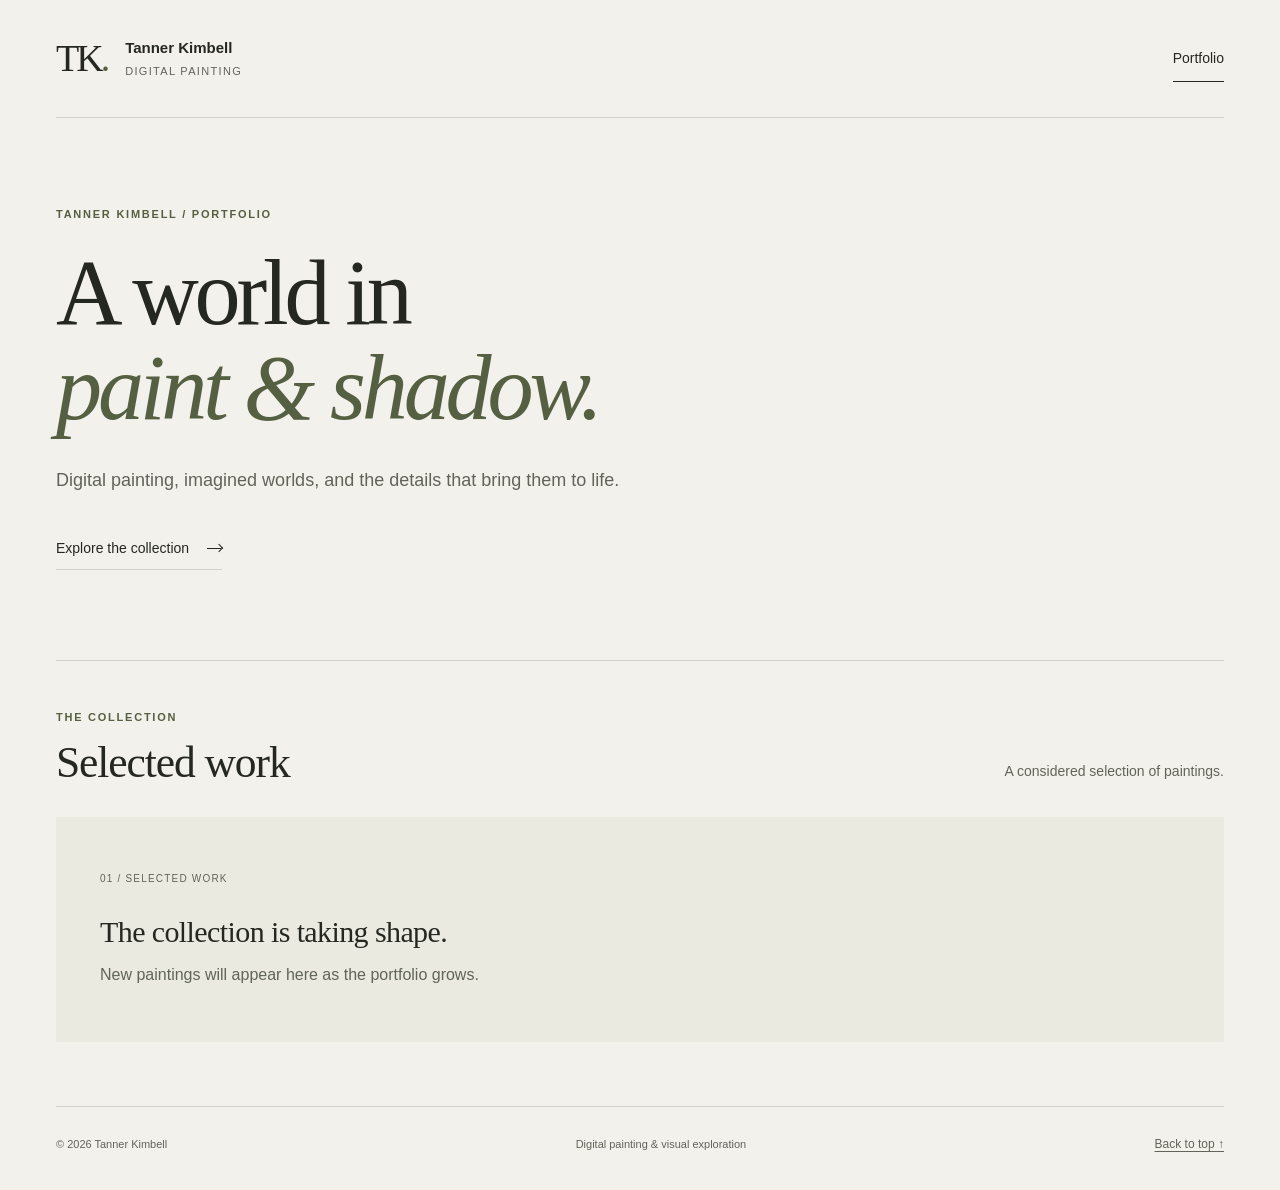
<file: docs/index.html>
<!doctype html>
<html lang="en">
<head>
  <meta charset="utf-8">
  <meta name="viewport" content="width=device-width, initial-scale=1">
  <meta name="description" content="Digital paintings by Tanner Kimbell. Explore selected digital artwork.">
  <meta name="color-scheme" content="light">
  <title>Portfolio — Tanner Kimbell</title>
  <link rel="stylesheet" href="./assets/site.css">
  <script src="./assets/portfolio.js" defer></script>
</head>
<body data-root="./">
  <a class="skip-link" href="#main">Skip to content</a>
  <header class="site-header wrap">
    <a class="identity" href="./" aria-label="Tanner Kimbell home"><span class="monogram" aria-hidden="true">TK<span>.</span></span><span>Tanner Kimbell<span class="identity-sub">Digital painting</span></span></a>
    <nav aria-label="Primary"><a href="./" aria-current="page">Portfolio</a></nav>
  </header>
  <main id="main" class="wrap" tabindex="-1">
    <section class="hero" aria-labelledby="page-title">
      <p class="eyebrow">Tanner Kimbell / Portfolio</p>
      <h1 id="page-title">A world in<br><em>paint &amp; shadow.</em></h1>
      <p class="intro">Digital painting, imagined worlds, and the details that bring them to life.</p>
      <a class="text-link" href="#selected-work">Explore the collection <span aria-hidden="true">↘</span></a>
    </section>
    <section class="collection section" id="selected-work" aria-labelledby="collection-title">
      <div class="section-heading"><div><p class="eyebrow">The collection</p><h2 id="collection-title">Selected work</h2></div><p class="quiet">A considered selection of paintings.</p></div>
      <div id="filters" class="filters" role="group" aria-label="Filter artwork by category" hidden></div>
      <p id="gallery-status" class="sr-only" role="status" aria-live="polite"></p>
      <div id="gallery" class="gallery"></div>
      <div id="empty-gallery" class="empty-state"><span class="small-index" aria-hidden="true">01 / Selected work</span><h3>The collection is taking shape.</h3><p>New paintings will appear here as the portfolio grows.</p></div>
      <p id="gallery-error" class="notice" hidden>The collection could not be loaded. Please refresh to try again.</p>
      <noscript><p class="notice">JavaScript is needed to load artwork and category filters.</p></noscript>
    </section>
  </main>
  <footer class="site-footer wrap"><span>© 2026 Tanner Kimbell</span><span>Digital painting &amp; visual exploration</span><a href="#main">Back to top <span aria-hidden="true">↑</span></a></footer>
</body>
</html>
</file>
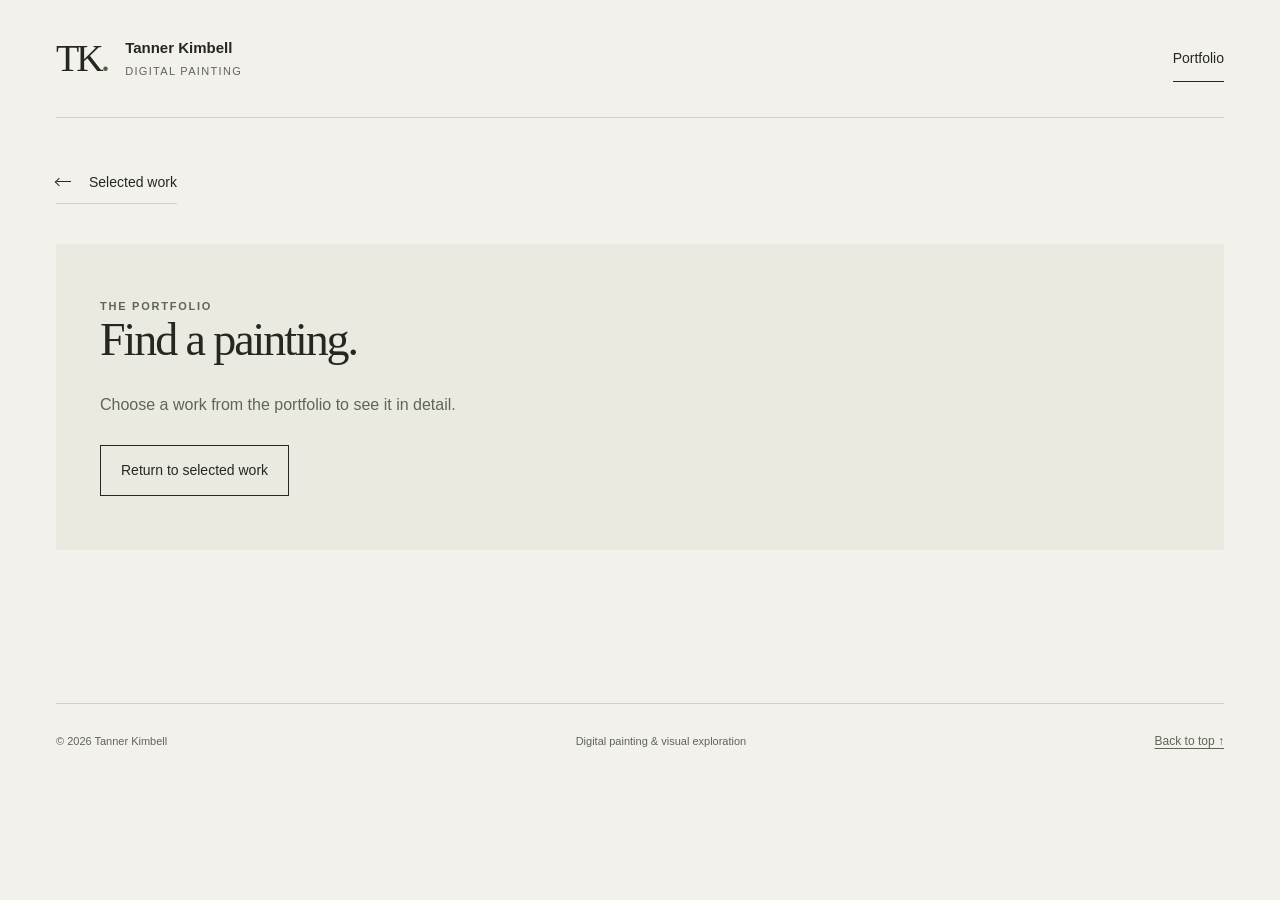
<file: docs/artwork/index.html>
<!doctype html>
<html lang="en">
<head>
  <meta charset="utf-8">
  <meta name="viewport" content="width=device-width, initial-scale=1">
  <meta name="description" content="An individual painting from Tanner Kimbell’s curated portfolio.">
  <meta name="color-scheme" content="light">
  <title>Artwork — Tanner Kimbell</title>
  <link rel="stylesheet" href="../assets/site.css">
  <script src="../assets/portfolio.js" defer></script>
</head>
<body data-root="../">
  <a class="skip-link" href="#main">Skip to content</a>
  <header class="site-header wrap">
    <a class="identity" href="../" aria-label="Tanner Kimbell home"><span class="monogram" aria-hidden="true">TK<span>.</span></span><span>Tanner Kimbell<span class="identity-sub">Digital painting</span></span></a>
    <nav aria-label="Primary"><a href="../" aria-current="page">Portfolio</a></nav>
  </header>
  <main id="main" class="wrap" tabindex="-1">
    <section class="detail section">
      <a class="text-link" href="../#selected-work"><span class="back-arrow" aria-hidden="true">←</span> Selected work</a>
      <div id="artwork-detail" class="artwork-detail" hidden><p id="artwork-category" class="eyebrow"></p><h1 id="artwork-title"></h1><figure><img id="artwork-image" alt=""><figcaption id="artwork-caption"></figcaption></figure><p id="artwork-description" class="intro"></p></div>
      <div id="artwork-missing" class="empty-state"><p class="eyebrow">The portfolio</p><h1>Find a painting.</h1><p>Choose a work from the portfolio to see it in detail.</p><a class="button" href="../#selected-work">Return to selected work</a></div>
      <p id="artwork-error" class="notice" hidden>The painting could not be loaded. Please refresh to try again.</p>
      <noscript><p class="notice">JavaScript is needed to load this artwork view. <a href="../">Return to the portfolio.</a></p></noscript>
    </section>
  </main>
  <footer class="site-footer wrap"><span>© 2026 Tanner Kimbell</span><span>Digital painting &amp; visual exploration</span><a href="#main">Back to top <span aria-hidden="true">↑</span></a></footer>
</body>
</html>
</file>
<file: docs/assets/site.css>
:root{--paper:#f3f1eb;--ink:#242820;--muted:#606459;--line:#d1d3c8;--accent:#555f41;--panel:#eaeae1;--white:#fffefa;font-family:Arial,Helvetica,sans-serif;color:var(--ink);background:var(--paper);font-size:16px;line-height:1.6;scroll-behavior:smooth}
*{box-sizing:border-box}body{margin:0}a{color:inherit;text-underline-offset:.22em}button{font:inherit}img{max-width:100%;height:auto;display:block}button,a{-webkit-tap-highlight-color:transparent}a:focus-visible,button:focus-visible{outline:3px solid var(--accent);outline-offset:6px}button{cursor:pointer}[hidden]{display:none!important}::selection{background:#d5dcc8;color:var(--ink)}.wrap{width:min(1240px,calc(100% - 112px));margin-inline:auto}.skip-link{position:fixed;top:12px;left:12px;transform:translateY(-200%);z-index:9;background:var(--ink);color:var(--white);padding:12px 20px}.skip-link:focus{transform:none}.site-header{display:flex;align-items:center;justify-content:space-between;gap:24px;min-height:118px;border-bottom:1px solid var(--line)}.identity{display:flex;align-items:center;gap:18px;text-decoration:none;font-weight:600;font-size:15px;line-height:1.35}.monogram{font-family:Georgia,'Times New Roman',serif;font-size:38px;letter-spacing:-3px;font-weight:400}.monogram span{color:var(--accent)}.identity-sub{display:block;font-size:11px;font-weight:400;letter-spacing:.12em;text-transform:uppercase;margin-top:5px;color:var(--muted)}nav{display:flex;align-items:center;gap:32px}nav a{text-decoration:none;font-size:14px;padding:12px 0;border-bottom:1px solid transparent}nav a[aria-current=page]{border-color:var(--ink)}nav a:hover{color:var(--accent);border-color:var(--accent)}.hero{padding:88px 0 90px;max-width:1000px}.eyebrow{font-size:11px;letter-spacing:.16em;text-transform:uppercase;font-weight:600;margin:0 0 22px;color:var(--accent)}h1,h2,h3,p{margin-top:0}h1,h2,h3{font-family:Georgia,'Times New Roman',serif;font-weight:400}h1{font-size:clamp(54px,7.2vw,100px);line-height:1.04;letter-spacing:-.045em;margin-bottom:28px}h1 em{font-weight:400;color:var(--accent)}.intro{font-size:18px;line-height:1.75;max-width:570px;color:var(--muted)}.hero .intro{margin-bottom:30px}.text-link{display:inline-flex;gap:18px;align-items:center;font-size:14px;font-weight:500;text-decoration:none;border-bottom:1px solid var(--line);padding:10px 0}.text-link:hover{border-color:var(--accent);color:var(--accent)}.section{border-top:1px solid var(--line);padding:48px 0 64px}.section-heading{display:flex;justify-content:space-between;align-items:end;gap:24px;margin-bottom:30px}.section-heading .eyebrow{margin-bottom:10px}h2{font-size:clamp(32px,3.4vw,46px);line-height:1.15;letter-spacing:-.025em;margin-bottom:0}h3{font-size:30px;line-height:1.25;letter-spacing:-.02em}.quiet{color:var(--muted);font-size:14px}.section-heading>.quiet{margin-bottom:4px}.empty-state{padding:54px 44px;background:var(--panel);min-height:220px}.empty-state h3{margin-bottom:12px}.empty-state p{max-width:500px;color:var(--muted);margin-bottom:0}.small-index{display:block;font-size:10px;letter-spacing:.12em;text-transform:uppercase;color:var(--muted);margin-bottom:26px}.button{display:inline-flex;align-items:center;justify-content:space-between;gap:26px;padding:13px 20px;border:1px solid var(--ink);text-decoration:none;font-size:14px;background:transparent;color:var(--ink);min-height:48px}.button:hover{background:var(--ink);color:var(--paper)}.button.light{border-color:#92998a;color:var(--paper)}.button.light:hover{background:var(--paper);color:var(--ink)}.site-footer{display:flex;align-items:center;justify-content:space-between;gap:20px;border-top:1px solid var(--line);padding-block:28px 36px;font-size:11px;color:var(--muted)}.site-footer a{font-size:12px}.gallery{display:grid;grid-template-columns:repeat(2,minmax(0,1fr));gap:44px 30px}.gallery:empty{display:none}.work-card{min-width:0}.work-card a{text-decoration:none;display:block}.work-card img{width:100%;aspect-ratio:4/3;object-fit:contain;background:var(--panel)}.work-card a:hover h3{text-decoration:underline;text-underline-offset:5px}.work-card h3{font-size:26px;margin:18px 0 4px}.work-card p{margin:0;color:var(--muted);font-size:13px}.filters{display:flex;gap:10px;flex-wrap:wrap;margin-bottom:28px}.filters button{border:1px solid var(--line);background:transparent;color:var(--ink);padding:10px 18px;border-radius:0;min-height:44px}.filters button[aria-pressed=true]{background:var(--ink);border-color:var(--ink);color:var(--paper)}.notice{padding:18px;border:1px solid var(--line);margin-block:24px}.detail{border-top:0;padding-top:40px;min-height:65vh}.artwork-detail{padding-top:48px}.artwork-detail h1{font-size:clamp(44px,6vw,80px)}figure{margin:32px 0}.artwork-detail figure img{max-height:85vh;margin-inline:auto;object-fit:contain}figcaption{font-size:13px;color:var(--muted);margin-top:14px}.detail .empty-state{margin-top:40px}.detail .empty-state h1{font-size:46px}.detail .empty-state .button{margin-top:28px}.sr-only{position:absolute;width:1px;height:1px;padding:0;margin:-1px;overflow:hidden;clip:rect(0,0,0,0);white-space:nowrap;border:0}
@media(min-width:1450px){.hero{padding-block:105px}}
@media(max-width:800px){.wrap{width:calc(100% - 56px)}.hero{padding-block:66px}.section-heading>.quiet{max-width:180px}.site-footer>span:nth-child(2){display:none}}
@media(max-width:560px){.wrap{width:calc(100% - 40px)}.site-header{flex-wrap:wrap;gap:10px;padding-top:18px;padding-bottom:10px;min-height:0}.identity{gap:12px;font-size:14px}.monogram{font-size:32px}.identity-sub{font-size:10px}nav{width:100%;gap:26px}nav a{font-size:13px;padding:10px 0;min-height:44px}.hero{padding-block:52px}.hero h1{font-size:clamp(46px,11.8vw,66px)}.intro{font-size:16px}.section{padding-block:32px 44px}.section-heading{align-items:start;gap:14px;margin-bottom:24px}.section-heading>.quiet{display:none}.empty-state{padding:34px 25px;min-height:210px}.empty-state h3{font-size:26px}.empty-state p{font-size:14px}.gallery{grid-template-columns:1fr;gap:32px}.site-footer{font-size:10px;gap:14px;padding-block:24px}.site-footer a{font-size:11px}.detail .empty-state h1{font-size:38px}}
@media(prefers-reduced-motion:reduce){:root{scroll-behavior:auto}}
/* Draw simple arrows without depending on uncommon system-font glyphs. */
.text-link>span,.button>span{display:inline-block;position:relative;flex:none;width:15px;height:12px;font-size:0}
.text-link>span::before,.button>span::before{content:"";position:absolute;width:14px;height:1px;background:currentColor;top:6px;left:0}
.text-link>span::after,.button>span::after{content:"";position:absolute;width:5px;height:5px;border-top:1px solid currentColor;border-right:1px solid currentColor;transform:rotate(45deg);right:0;top:3px}
.text-link>span.back-arrow{transform:rotate(180deg)}
</file>
